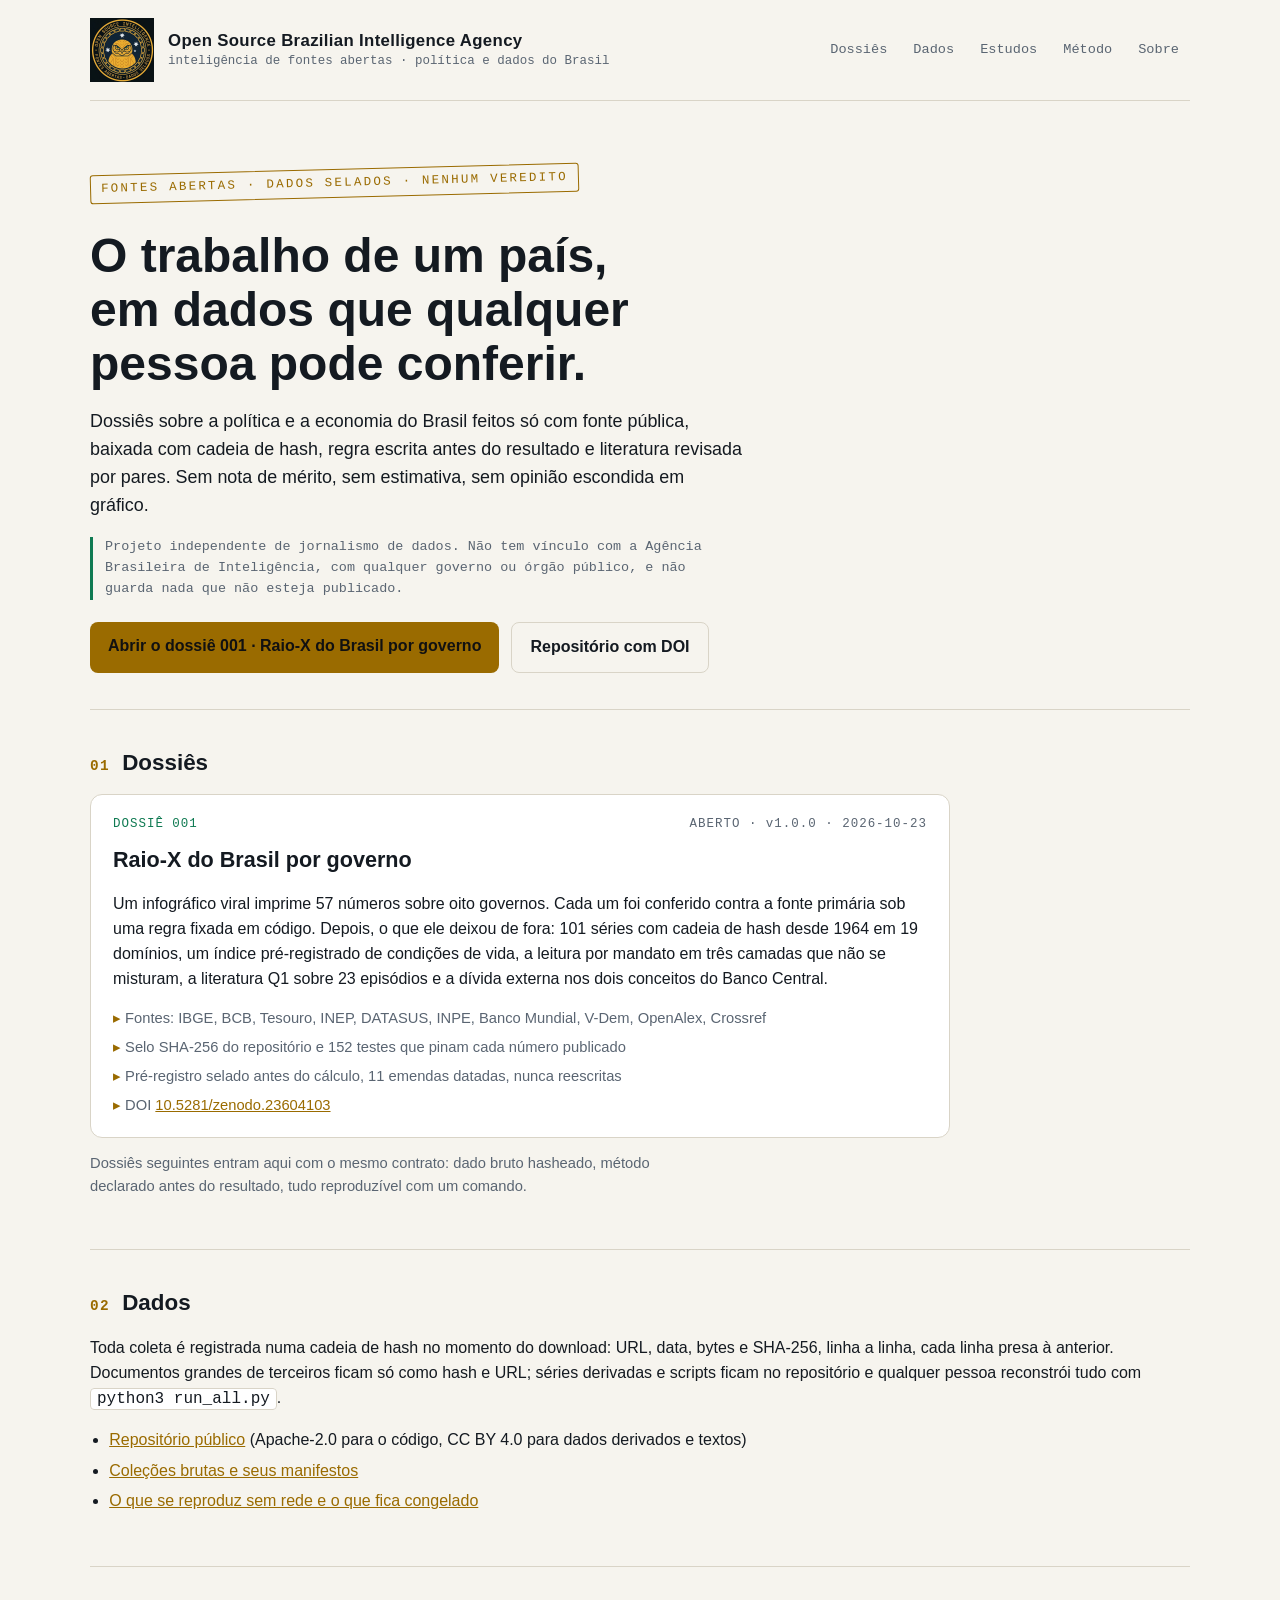
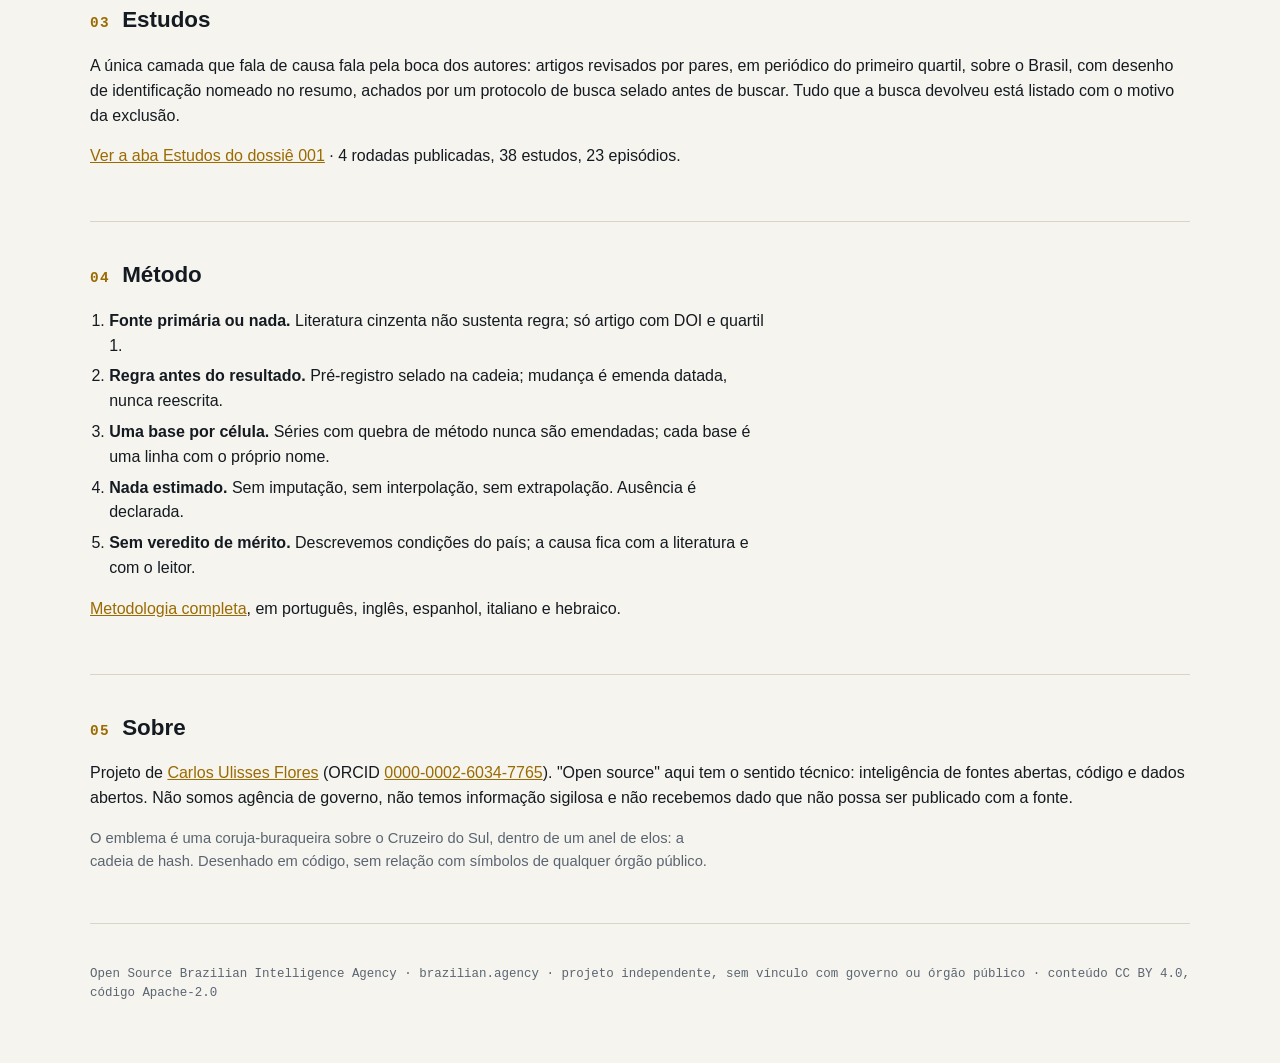
<file: index.html>
<!doctype html>
<html lang="pt-BR">
<head>
<meta charset="utf-8">
<meta name="viewport" content="width=device-width, initial-scale=1">
<title>Open Source Brazilian Intelligence Agency · inteligência de fontes abertas sobre política e dados do Brasil</title>
<meta name="description" content="Dossiês de inteligência de fontes abertas (OSINT) sobre política e economia do Brasil: dado público com cadeia de hash, pré-registro antes do resultado, literatura revisada por pares e DOI. Projeto independente, sem vínculo com governo ou órgão público.">
<link rel="canonical" href="https://brazilian.agency/">
<meta name="robots" content="index,follow,max-image-preview:large">
<meta name="theme-color" content="#0b0f14">
<meta property="og:type" content="website">
<meta property="og:site_name" content="Open Source Brazilian Intelligence Agency">
<meta property="og:locale" content="pt_BR">
<meta property="og:url" content="https://brazilian.agency/">
<meta property="og:title" content="Open Source Brazilian Intelligence Agency">
<meta property="og:description" content="Inteligência de fontes abertas sobre política e dados do Brasil. Fontes abertas, dados selados, nenhum veredito.">
<meta property="og:image" content="https://brazilian.agency/assets/emblema-gemini.png">
<meta property="og:image:width" content="1024">
<meta property="og:image:height" content="1024">
<meta property="og:image:alt" content="Emblema: coruja sobre o Cruzeiro do Sul dentro de um anel de elos">
<meta name="twitter:card" content="summary">
<meta name="twitter:site" content="@ulissesflores">
<meta name="twitter:title" content="Open Source Brazilian Intelligence Agency">
<meta name="twitter:description" content="Inteligência de fontes abertas sobre política e dados do Brasil. Fontes abertas, dados selados, nenhum veredito.">
<meta name="twitter:image" content="https://brazilian.agency/assets/emblema-gemini.png">
<link rel="apple-touch-icon" href="assets/emblema-gemini-512.png">
<script type="application/ld+json">
{"@context":"https://schema.org","@graph":[
 {"@type":"Organization","@id":"https://brazilian.agency/#org","name":"Open Source Brazilian Intelligence Agency","alternateName":"brazilian.agency","url":"https://brazilian.agency/","logo":"https://brazilian.agency/assets/emblema-gemini.png","description":"Projeto independente de inteligência de fontes abertas sobre política e dados do Brasil. Sem vínculo com governo ou órgão público.","founder":{"@type":"Person","name":"Carlos Ulisses Flores","url":"https://ulissesflores.com","sameAs":["https://orcid.org/0000-0002-6034-7765","https://github.com/ulissesflores"]},"sameAs":["https://github.com/ulissesflores/brazilian.agency"]},
 {"@type":"WebSite","@id":"https://brazilian.agency/#site","url":"https://brazilian.agency/","name":"Open Source Brazilian Intelligence Agency","inLanguage":"pt-BR","publisher":{"@id":"https://brazilian.agency/#org"}},
 {"@type":"Dataset","@id":"https://brazilian.agency/dossies/001-raio-x-do-brasil/","name":"Raio-X do Brasil por governo","description":"57 números de um infográfico viral conferidos contra fontes primárias sob uma regra fixada em código; 101 séries públicas com cadeia de hash desde 1964; índice pré-registrado de condições de vida; literatura revisada por pares por episódio; dívida externa nos dois conceitos do Banco Central.","url":"https://brazilian.agency/dossies/001-raio-x-do-brasil/","sameAs":"https://doi.org/10.5281/zenodo.23604103","identifier":"https://doi.org/10.5281/zenodo.23604103","license":"https://creativecommons.org/licenses/by/4.0/","isAccessibleForFree":true,"creator":{"@type":"Person","name":"Carlos Ulisses Flores","url":"https://orcid.org/0000-0002-6034-7765"},"publisher":{"@id":"https://brazilian.agency/#org"},"temporalCoverage":"1964/2026","spatialCoverage":"Brasil","inLanguage":"pt-BR","distribution":{"@type":"DataDownload","encodingFormat":"application/json","contentUrl":"https://github.com/ulissesflores/brazil-governments-factcheck/tree/main/output"}}
]}
</script>
<link rel="icon" href="assets/emblema.svg" type="image/svg+xml">
<link rel="stylesheet" href="assets/portal.css">
</head>
<body>
<header class="topo">
  <a class="marca" href="/">
    <img src="assets/emblema-gemini-512.png" alt="Emblema: coruja sobre o Cruzeiro do Sul, cercada por um anel de elos" width="64" height="64">
    <span><strong>Open Source Brazilian Intelligence Agency</strong><small>inteligência de fontes abertas · política e dados do Brasil</small></span>
  </a>
  <nav aria-label="Seções">
    <a href="#dossies">Dossiês</a><a href="#dados">Dados</a><a href="#estudos">Estudos</a><a href="#metodo">Método</a><a href="#sobre">Sobre</a>
  </nav>
</header>

<main>
  <section class="hero">
    <p class="carimbo">FONTES ABERTAS · DADOS SELADOS · NENHUM VEREDITO</p>
    <h1>O trabalho de um país, em dados que qualquer pessoa pode conferir.</h1>
    <p class="lede">Dossiês sobre a política e a economia do Brasil feitos só com fonte pública, baixada com cadeia de hash, regra escrita antes do resultado e literatura revisada por pares. Sem nota de mérito, sem estimativa, sem opinião escondida em gráfico.</p>
    <p class="aviso">Projeto independente de jornalismo de dados. Não tem vínculo com a Agência Brasileira de Inteligência, com qualquer governo ou órgão público, e não guarda nada que não esteja publicado.</p>
    <div class="cta">
      <a class="btn" href="dossies/001-raio-x-do-brasil/">Abrir o dossiê 001 · Raio-X do Brasil por governo</a>
      <a class="btn sec" href="https://doi.org/10.5281/zenodo.23604103" rel="noopener">Repositório com DOI</a>
    </div>
  </section>

  <section id="dossies" class="bloco">
    <h2><span class="num">01</span> Dossiês</h2>
    <article class="ficha">
      <div class="cab"><span class="id">DOSSIÊ 001</span><span class="st">ABERTO · v1.0.0 · 2026-10-23</span></div>
      <h3><a href="dossies/001-raio-x-do-brasil/">Raio-X do Brasil por governo</a></h3>
      <p>Um infográfico viral imprime 57 números sobre oito governos. Cada um foi conferido contra a fonte primária sob uma regra fixada em código. Depois, o que ele deixou de fora: 101 séries com cadeia de hash desde 1964 em 19 domínios, um índice pré-registrado de condições de vida, a leitura por mandato em três camadas que não se misturam, a literatura Q1 sobre 23 episódios e a dívida externa nos dois conceitos do Banco Central.</p>
      <ul class="meta">
        <li>Fontes: IBGE, BCB, Tesouro, INEP, DATASUS, INPE, Banco Mundial, V-Dem, OpenAlex, Crossref</li>
        <li>Selo SHA-256 do repositório e 152 testes que pinam cada número publicado</li>
        <li>Pré-registro selado antes do cálculo, 11 emendas datadas, nunca reescritas</li>
        <li>DOI <a href="https://doi.org/10.5281/zenodo.23604103" rel="noopener">10.5281/zenodo.23604103</a></li>
      </ul>
    </article>
    <p class="nota">Dossiês seguintes entram aqui com o mesmo contrato: dado bruto hasheado, método declarado antes do resultado, tudo reproduzível com um comando.</p>
  </section>

  <section id="dados" class="bloco">
    <h2><span class="num">02</span> Dados</h2>
    <p>Toda coleta é registrada numa cadeia de hash no momento do download: URL, data, bytes e SHA-256, linha a linha, cada linha presa à anterior. Documentos grandes de terceiros ficam só como hash e URL; séries derivadas e scripts ficam no repositório e qualquer pessoa reconstrói tudo com <code>python3 run_all.py</code>.</p>
    <ul class="lista">
      <li><a href="https://github.com/ulissesflores/brazil-governments-factcheck" rel="noopener">Repositório público</a> (Apache-2.0 para o código, CC BY 4.0 para dados derivados e textos)</li>
      <li><a href="https://github.com/ulissesflores/brazil-governments-factcheck/tree/main/data/raw" rel="noopener">Coleções brutas e seus manifestos</a></li>
      <li><a href="https://github.com/ulissesflores/brazil-governments-factcheck/blob/main/REPRODUCIBILITY.md" rel="noopener">O que se reproduz sem rede e o que fica congelado</a></li>
    </ul>
  </section>

  <section id="estudos" class="bloco">
    <h2><span class="num">03</span> Estudos</h2>
    <p>A única camada que fala de causa fala pela boca dos autores: artigos revisados por pares, em periódico do primeiro quartil, sobre o Brasil, com desenho de identificação nomeado no resumo, achados por um protocolo de busca selado antes de buscar. Tudo que a busca devolveu está listado com o motivo da exclusão.</p>
    <p><a href="dossies/001-raio-x-do-brasil/#estudos">Ver a aba Estudos do dossiê 001</a> · 4 rodadas publicadas, 38 estudos, 23 episódios.</p>
  </section>

  <section id="metodo" class="bloco">
    <h2><span class="num">04</span> Método</h2>
    <ol class="lista">
      <li><strong>Fonte primária ou nada.</strong> Literatura cinzenta não sustenta regra; só artigo com DOI e quartil 1.</li>
      <li><strong>Regra antes do resultado.</strong> Pré-registro selado na cadeia; mudança é emenda datada, nunca reescrita.</li>
      <li><strong>Uma base por célula.</strong> Séries com quebra de método nunca são emendadas; cada base é uma linha com o próprio nome.</li>
      <li><strong>Nada estimado.</strong> Sem imputação, sem interpolação, sem extrapolação. Ausência é declarada.</li>
      <li><strong>Sem veredito de mérito.</strong> Descrevemos condições do país; a causa fica com a literatura e com o leitor.</li>
    </ol>
    <p><a href="https://github.com/ulissesflores/brazil-governments-factcheck/blob/main/docs/pt-BR/METHODOLOGY.md" rel="noopener">Metodologia completa</a>, em português, inglês, espanhol, italiano e hebraico.</p>
  </section>

  <section id="sobre" class="bloco">
    <h2><span class="num">05</span> Sobre</h2>
    <p>Projeto de <a href="https://ulissesflores.com" rel="noopener">Carlos Ulisses Flores</a> (ORCID <a href="https://orcid.org/0000-0002-6034-7765" rel="noopener">0000-0002-6034-7765</a>). "Open source" aqui tem o sentido técnico: inteligência de fontes abertas, código e dados abertos. Não somos agência de governo, não temos informação sigilosa e não recebemos dado que não possa ser publicado com a fonte.</p>
    <p class="nota">O emblema é uma coruja-buraqueira sobre o Cruzeiro do Sul, dentro de um anel de elos: a cadeia de hash. Desenhado em código, sem relação com símbolos de qualquer órgão público.</p>
  </section>
</main>

<footer>
  <p>Open Source Brazilian Intelligence Agency · brazilian.agency · projeto independente, sem vínculo com governo ou órgão público · conteúdo CC BY 4.0, código Apache-2.0</p>
</footer>
</body>
</html>
</file>
<file: assets/portal.css>
:root{--bg:#0b0f14;--pan:#121923;--fg:#e6edf3;--mut:#9aa7b4;--acc:#f2b632;--acc2:#3ddc97;--line:#263241;--mono:"IBM Plex Mono","SFMono-Regular",Menlo,Consolas,monospace;--sans:"Inter","Helvetica Neue",Arial,sans-serif}
@media (prefers-color-scheme:light){:root{--bg:#f6f4ee;--pan:#ffffff;--fg:#141a21;--mut:#5a6572;--acc:#9a6b00;--acc2:#0f7a52;--line:#d9d4c7}}
*{box-sizing:border-box}
html{color-scheme:light dark}
body{margin:0;background:var(--bg);color:var(--fg);font-family:var(--sans);line-height:1.55;padding-left:max(16px,env(safe-area-inset-left,0px));padding-right:max(16px,env(safe-area-inset-right,0px))}
a{color:var(--acc)}
.topo{max-width:1100px;margin:0 auto;display:flex;flex-wrap:wrap;gap:16px;align-items:center;justify-content:space-between;padding:18px 0;border-bottom:1px solid var(--line)}
.marca{display:flex;gap:14px;align-items:center;text-decoration:none;color:var(--fg)}
.marca span{display:flex;flex-direction:column;line-height:1.2}
.marca strong{font-size:1.05rem;letter-spacing:.02em}
.marca small{color:var(--mut);font-family:var(--mono);font-size:.78rem;margin-top:3px}
nav{display:flex;gap:4px;flex-wrap:wrap}
nav a{color:var(--mut);text-decoration:none;font-family:var(--mono);font-size:.85rem;padding:6px 10px;border:1px solid transparent;border-radius:6px}
nav a:hover{border-color:var(--line);color:var(--fg)}
main{max-width:1100px;margin:0 auto}
.hero{padding:56px 0 36px;border-bottom:1px solid var(--line)}
.carimbo{font-family:var(--mono);font-size:.78rem;letter-spacing:.18em;color:var(--acc);border:1px solid var(--acc);display:inline-block;padding:4px 10px;border-radius:3px;transform:rotate(-1.5deg)}
h1{font-size:clamp(1.8rem,4vw,3rem);line-height:1.12;text-wrap:balance;max-width:22ch;margin:18px 0 12px}
.lede{font-size:1.12rem;max-width:66ch;color:var(--fg)}
.aviso{font-family:var(--mono);font-size:.84rem;color:var(--mut);max-width:80ch;border-left:3px solid var(--acc2);padding-left:12px}
.cta{display:flex;gap:12px;flex-wrap:wrap;margin-top:22px}
.btn{display:inline-block;background:var(--acc);color:#111;text-decoration:none;font-weight:600;padding:12px 18px;border-radius:8px}
.btn.sec{background:transparent;color:var(--fg);border:1px solid var(--line)}
.bloco{padding:36px 0;border-bottom:1px solid var(--line)}
.bloco h2{font-size:1.4rem;display:flex;gap:12px;align-items:baseline;margin:0 0 14px}
.num{font-family:var(--mono);color:var(--acc);font-size:.9rem;letter-spacing:.1em}
.ficha{background:var(--pan);border:1px solid var(--line);border-radius:12px;padding:20px 22px;max-width:860px}
.cab{display:flex;justify-content:space-between;gap:12px;font-family:var(--mono);font-size:.78rem;color:var(--mut);letter-spacing:.08em}
.cab .id{color:var(--acc2)}
.ficha h3{margin:8px 0 8px;font-size:1.35rem}
.ficha h3 a{color:var(--fg);text-decoration:none}
.ficha h3 a:hover{text-decoration:underline}
.meta{list-style:none;padding:0;margin:12px 0 0;display:grid;gap:6px;font-size:.92rem;color:var(--mut)}
.meta li::before{content:"▸ ";color:var(--acc)}
.lista{max-width:76ch;padding-left:1.2em}
.lista li{margin:6px 0}
.nota{color:var(--mut);font-size:.92rem;max-width:76ch}
code{font-family:var(--mono);background:var(--pan);border:1px solid var(--line);padding:1px 6px;border-radius:4px}
footer{max-width:1100px;margin:0 auto;padding:28px 0 48px;color:var(--mut);font-family:var(--mono);font-size:.78rem}
@media (max-width:640px){.topo{justify-content:center;text-align:center}.marca{flex-direction:column}.cab{flex-direction:column;gap:4px}}
</file>
